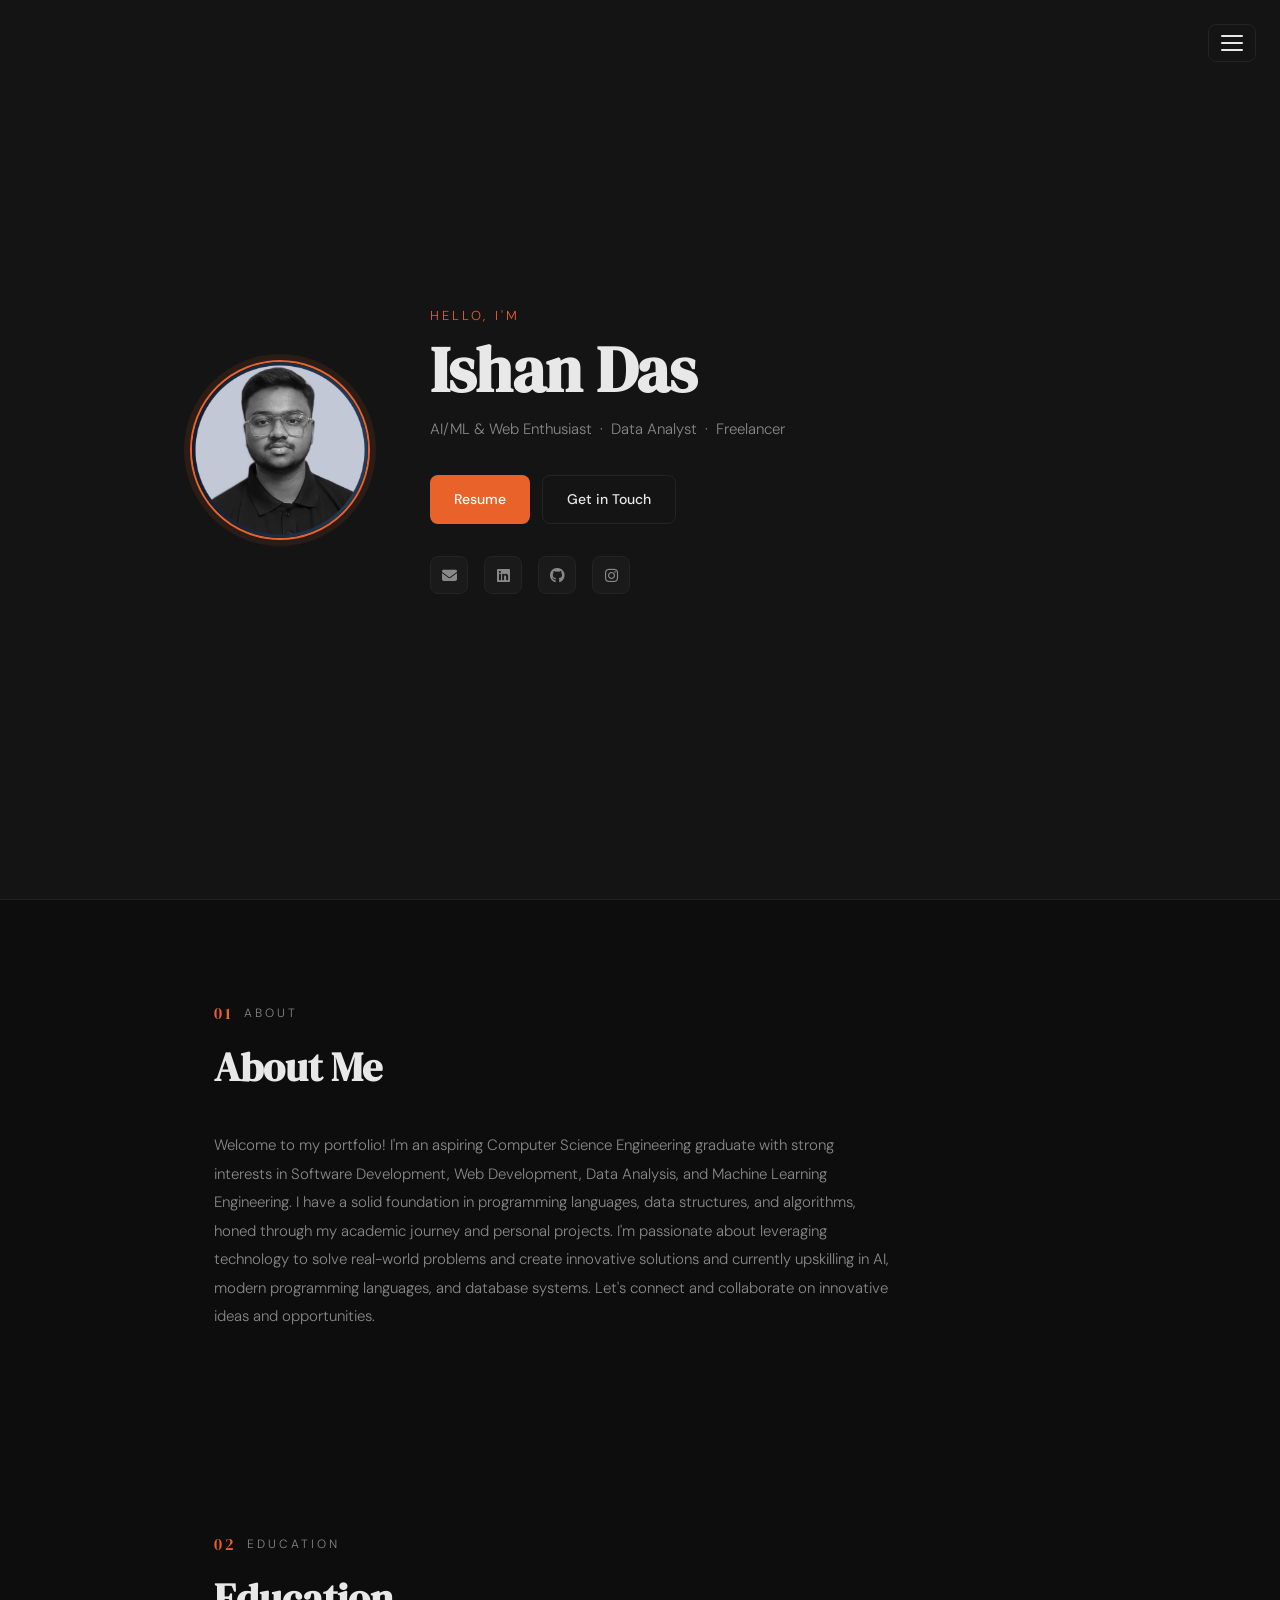
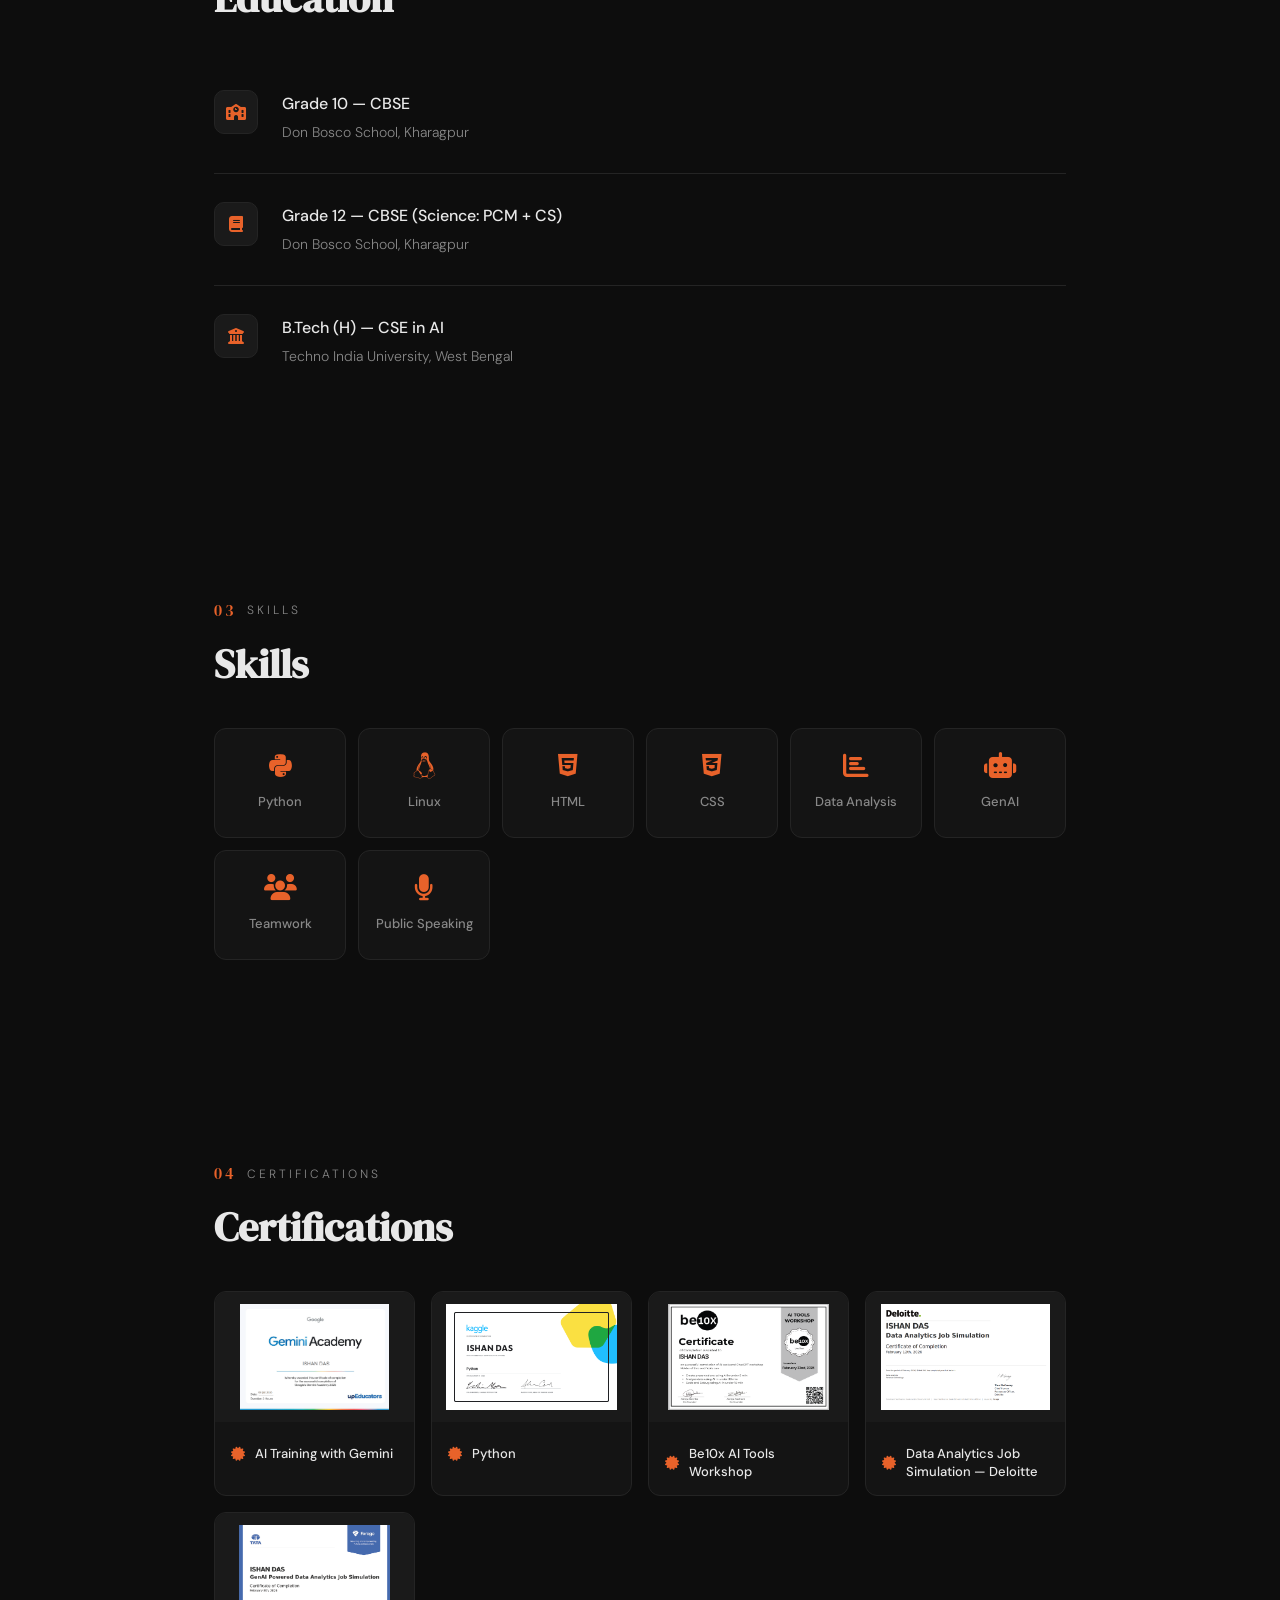
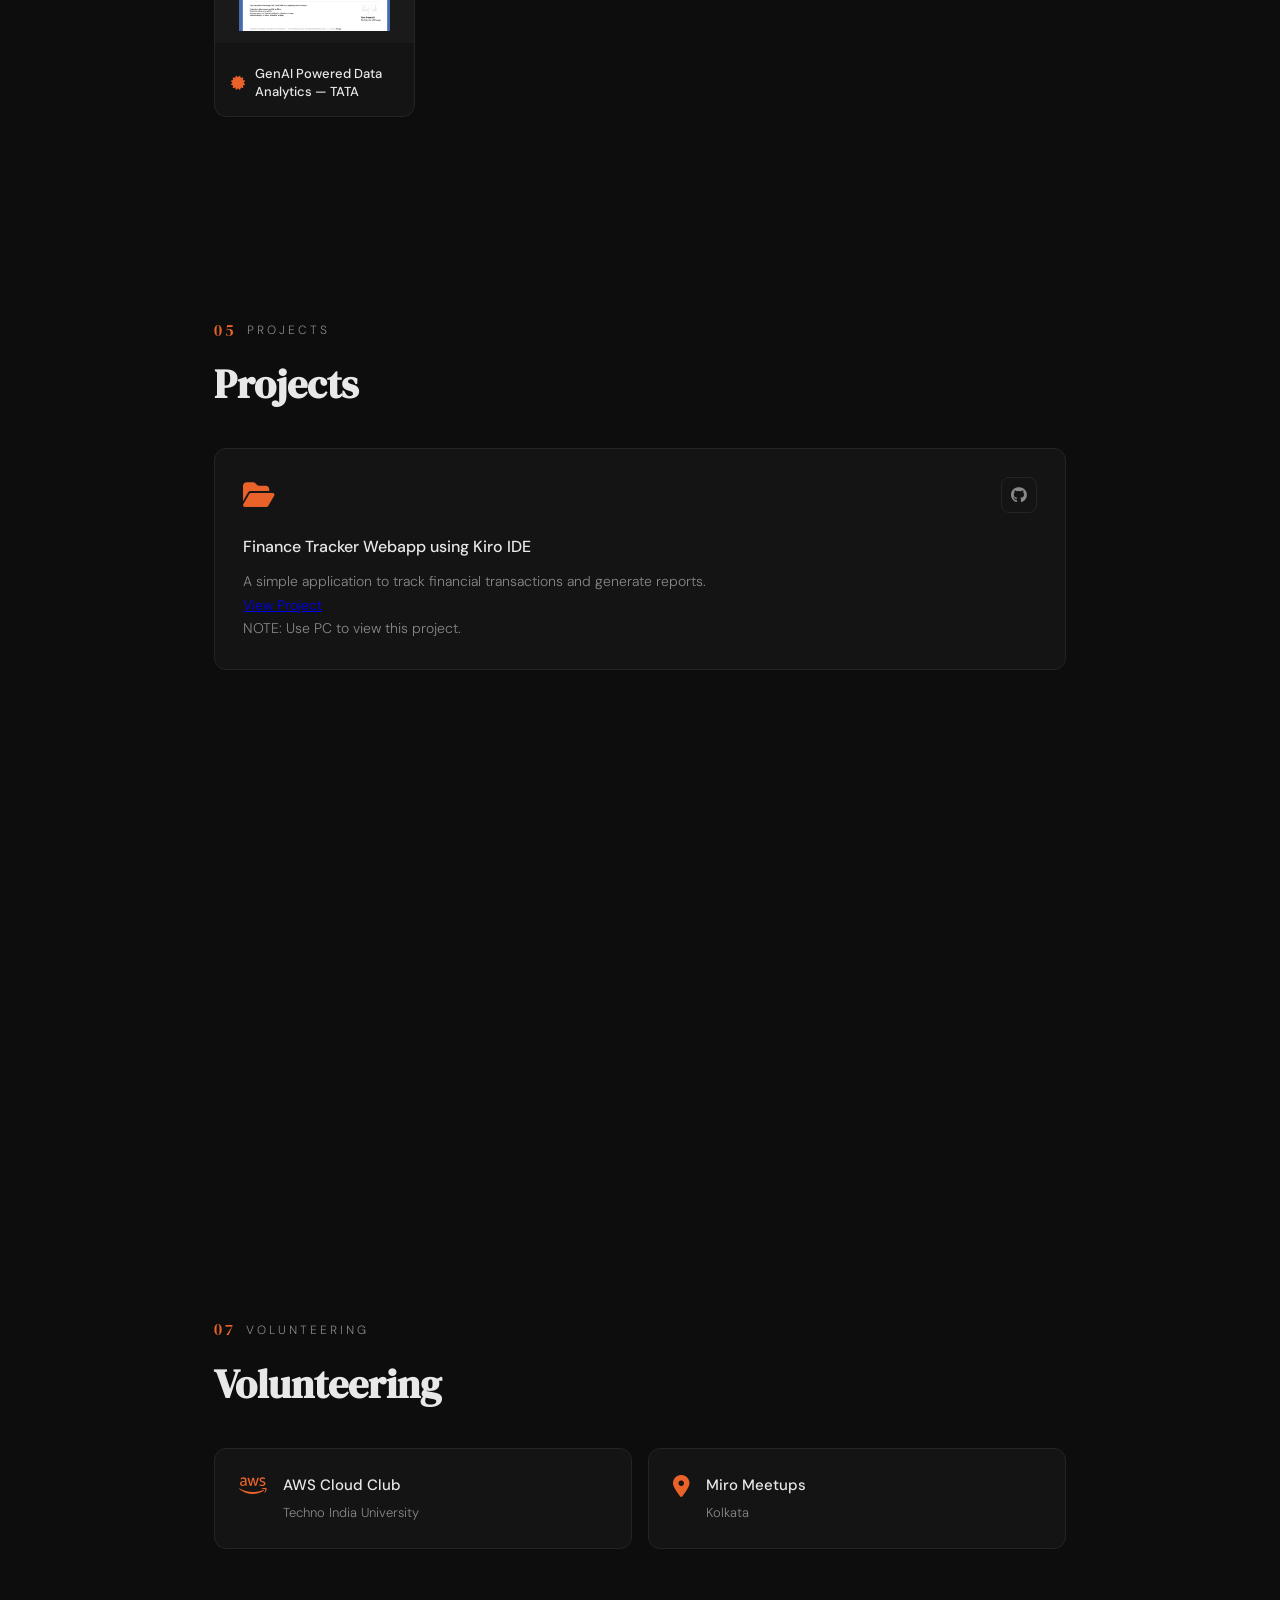
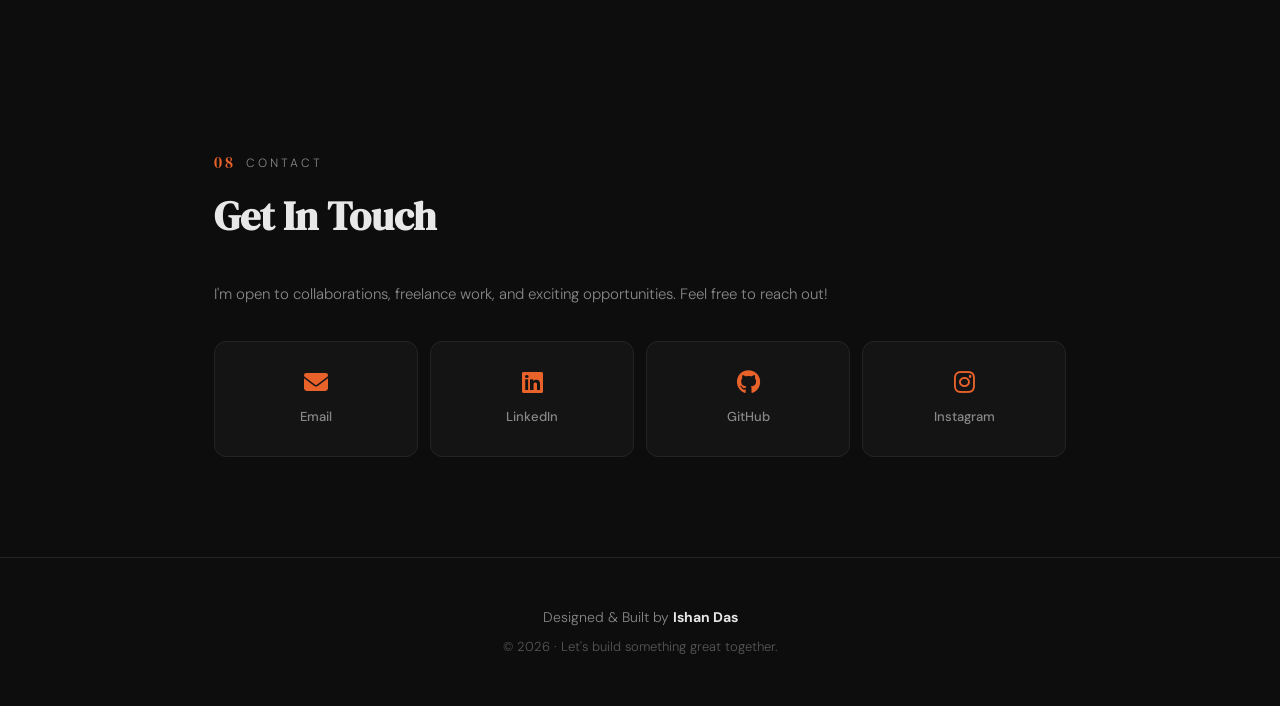
<file: index.html>
<!DOCTYPE html>
<html lang="en">

<head>
  <meta charset="UTF-8">
  <title>Ishan Das | Portfolio</title>
  <meta name="viewport" content="width=device-width, initial-scale=1.0">
  <link rel="icon" href="favicon.ico">
  <link rel="stylesheet" href="style.css">
  <link rel="preconnect" href="https://fonts.googleapis.com">
  <link rel="preconnect" href="https://fonts.gstatic.com" crossorigin>
  <link
    href="https://fonts.googleapis.com/css2?family=DM+Serif+Display&family=DM+Sans:wght@300;400;500;600&display=swap"
    rel="stylesheet">
  <link rel="stylesheet" href="https://cdnjs.cloudflare.com/ajax/libs/font-awesome/6.5.0/css/all.min.css">
</head>

<body>

  <!-- NAV -->
  <button class="hamburger" id="hamburger" aria-label="Menu">
    <span></span><span></span><span></span>
  </button>

  <nav id="sidebar">
    <div class="sidebar-logo">ID</div>
    <ul>
      <li><a href="#about"><i class="fas fa-user"></i> About</a></li>
      <li><a href="#education"><i class="fas fa-graduation-cap"></i> Education</a></li>
      <li><a href="#skills"><i class="fas fa-code"></i> Skills</a></li>
      <li><a href="#certifications"><i class="fas fa-certificate"></i> Certifications</a></li>
      <li><a href="#projects"><i class="fas fa-folder-open"></i> Projects</a></li>
      <li><a href="#experience"><i class="fas fa-briefcase"></i> Experience</a></li>
      <li><a href="#volunteering"><i class="fas fa-hands-helping"></i> Volunteering</a></li>
      <li><a href="#contact"><i class="fas fa-paper-plane"></i> Contact</a></li>
    </ul>
  </nav>
  <div class="overlay" id="overlay"></div>

  <!-- HERO -->
  <header class="hero">
    <div class="hero-inner">
      <div class="hero-img-wrap">
        <img src="profilepic.png" alt="Ishan Das">
      </div>
      <div class="hero-text">
        <p class="hero-eyebrow">Hello, I'm</p>
        <h1>Ishan Das</h1>
        <p class="tagline">AI/ML &amp; Web Enthusiast &nbsp;·&nbsp; Data Analyst &nbsp;·&nbsp; Freelancer</p>
        <div class="hero-actions">
          <a href="Demo-Resume.html" class="btn btn-primary">Resume</a>
          <a href="#contact" class="btn btn-ghost">Get in Touch</a>
        </div>
        <div class="hero-socials">
          <a href="mailto:ishandasofficial18@gmail.com" aria-label="Email"><i class="fas fa-envelope"></i></a>
          <a href="https://www.linkedin.com/in/ishandasofficial" target="_blank" aria-label="LinkedIn"><i
              class="fab fa-linkedin"></i></a>
          <a href="https://github.com/ishandasofficial" target="_blank" aria-label="GitHub"><i
              class="fab fa-github"></i></a>
          <a href="https://www.instagram.com/_ishannn18_/?hl=en" target="_blank" aria-label="Instagram"><i
              class="fab fa-instagram"></i></a>
        </div>
      </div>
    </div>
  </header>

  <!-- ABOUT -->
  <section id="about" class="reveal">
    <div class="section-label"><span>01</span> About</div>
    <h2>About Me</h2>
    <p class="section-text">
      Welcome to my portfolio! I'm an aspiring Computer Science Engineering graduate with strong interests in Software
      Development, Web Development, Data Analysis, and Machine Learning Engineering.
      I have a solid foundation in programming languages, data structures, and algorithms, honed through my academic
      journey and personal projects.
      I'm passionate about leveraging technology to solve real-world problems and create innovative solutions and
      currently upskilling in AI, modern programming languages, and database systems.
      Let's connect and collaborate on innovative ideas and opportunities.
    </p>
  </section>

  <!-- EDUCATION -->
  <section id="education" class="reveal">
    <div class="section-label"><span>02</span> Education</div>
    <h2>Education</h2>
    <div class="timeline">
      <div class="tl-item">
        <div class="tl-icon"><i class="fas fa-school"></i></div>
        <div class="tl-body">
          <h3>Grade 10 — CBSE</h3>
          <p>Don Bosco School, Kharagpur</p>
        </div>
      </div>
      <div class="tl-item">
        <div class="tl-icon"><i class="fas fa-book"></i></div>
        <div class="tl-body">
          <h3>Grade 12 — CBSE (Science: PCM + CS)</h3>
          <p>Don Bosco School, Kharagpur</p>
        </div>
      </div>
      <div class="tl-item">
        <div class="tl-icon"><i class="fas fa-university"></i></div>
        <div class="tl-body">
          <h3>B.Tech (H) — CSE in AI</h3>
          <p>Techno India University, West Bengal</p>
        </div>
      </div>
    </div>
  </section>

  <!-- SKILLS -->
  <section id="skills" class="reveal">
    <div class="section-label"><span>03</span> Skills</div>
    <h2>Skills</h2>
    <div class="skills-grid">
      <div class="skill-card"><i class="fab fa-python"></i><span>Python</span></div>
      <div class="skill-card"><i class="fab fa-linux"></i><span>Linux</span></div>
      <div class="skill-card"><i class="fab fa-html5"></i><span>HTML</span></div>
      <div class="skill-card"><i class="fab fa-css3-alt"></i><span>CSS</span></div>
      <div class="skill-card"><i class="fas fa-chart-bar"></i><span>Data Analysis</span></div>
      <div class="skill-card"><i class="fas fa-robot"></i><span>GenAI</span></div>
      <div class="skill-card"><i class="fas fa-users"></i><span>Teamwork</span></div>
      <div class="skill-card"><i class="fas fa-microphone"></i><span>Public Speaking</span></div>
    </div>
  </section>

  <!-- CERTIFICATIONS -->
  <section id="certifications" class="reveal">
    <div class="section-label"><span>04</span> Certifications</div>
    <h2>Certifications</h2>
    <div class="cert-grid">
      <a class="cert-card" href="https://github.com/ishandasofficial/My-Portfolio/blob/main/Gemini-Certificate.png"
        target="_blank">
        <img src="Gemini-Certificate.png" alt="Gemini Certificate">
        <div class="cert-info">
          <i class="fas fa-certificate"></i>
          <h3>AI Training with Gemini</h3>
        </div>
      </a>
      <a class="cert-card" href="https://github.com/ishandasofficial/My-Portfolio/blob/main/Python-Certificate.png"
        target="_blank">
        <img src="Python-Certificate.png" alt="Python Certificate">
        <div class="cert-info">
          <i class="fas fa-certificate"></i>
          <h3>Python</h3>
        </div>
      </a>
      <a class="cert-card" href="https://github.com/ishandasofficial/My-Portfolio/blob/main/Be10x-Certification.png"
        target="_blank">
        <img src="Be10x-Certification.png" alt="Be10x Certification">
        <div class="cert-info">
          <i class="fas fa-certificate"></i>
          <h3>Be10x AI Tools Workshop</h3>
        </div>
      </a>
      <a class="cert-card"
        href="https://github.com/ishandasofficial/My-Portfolio/blob/main/Data-Analytics-Job-Simulation.png"
        target="_blank">
        <img src="Data-Analytics-Job-Simulation.png" alt="Data Analytics Certificate">
        <div class="cert-info">
          <i class="fas fa-certificate"></i>
          <h3>Data Analytics Job Simulation — Deloitte</h3>
        </div>
      </a>
      <a class="cert-card"
        href="https://github.com/ishandasofficial/My-Portfolio/blob/main/GenAI-Powered-Data-Analytics-JBSim.png"
        target="_blank">
        <img src="GenAI-Powered-Data-Analytics-JBSim.png" alt="GenAI Data Analytics Certificate">
        <div class="cert-info">
          <i class="fas fa-certificate"></i>
          <h3>GenAI Powered Data Analytics — TATA</h3>
        </div>
      </a>
    </div>
  </section>

  <!-- PROJECTS -->
  <section id="projects" class="reveal">
    <div class="section-label"><span>05</span> Projects</div>
    <h2>Projects</h2>
    <div class="project-grid">
      <div class="project-card">
        <div class="project-top">
          <i class="fas fa-folder-open project-icon"></i>
          <a href="https://github.com/ishandasofficial/Finance-Tracker-Web-App-Using-Kiro-IDE.git" target="_blank"
            class="project-link" aria-label="View on GitHub"><i class="fab fa-github"></i></a>
        </div>
        <h3>Finance Tracker Webapp using Kiro IDE</h3>
        <p>A simple application to track financial transactions and generate reports.</p>
        <p><a href="https://ishandasofficial.github.io/Finance-Tracker-Web-App-Using-Kiro-IDE/" target="_blank">View
            Project</a>
        <p>NOTE: Use PC to view this project.</p>
        </p>
      </div>
    </div>
  </section>

  <!-- EXPERIENCE -->
  <section id="experience" class="reveal">
    <div class="section-label"><span>06</span> Experience</div>
    <h2>Experience</h2>
    <div class="exp-card">
      <i class="fas fa-briefcase"></i>
      <div>
        <h3>Fresher</h3>
        <p>Actively seeking opportunities to apply skills in real-world environments.</p>
      </div>
    </div>
  </section>

  <!-- VOLUNTEERING -->
  <section id="volunteering" class="reveal">
    <div class="section-label"><span>07</span> Volunteering</div>
    <h2>Volunteering</h2>
    <div class="vol-grid">
      <div class="vol-card">
        <i class="fab fa-aws"></i>
        <div>
          <h3>AWS Cloud Club</h3>
          <p>Techno India University</p>
        </div>
      </div>
      <div class="vol-card">
        <i class="fas fa-map-marker-alt"></i>
        <div>
          <h3>Miro Meetups</h3>
          <p>Kolkata</p>
        </div>
      </div>
    </div>
  </section>

  <!-- CONTACT -->
  <section id="contact" class="reveal">
    <div class="section-label"><span>08</span> Contact</div>
    <h2>Get In Touch</h2>
    <p class="section-text" style="margin-bottom:2rem;">I'm open to collaborations, freelance work, and exciting
      opportunities. Feel free to reach out!</p>
    <div class="contact-grid">
      <a class="contact-card" href="mailto:ishandasofficial18@gmail.com">
        <i class="fas fa-envelope"></i>
        <span>Email</span>
      </a>
      <a class="contact-card" href="https://www.linkedin.com/in/ishandasofficial" target="_blank">
        <i class="fab fa-linkedin"></i>
        <span>LinkedIn</span>
      </a>
      <a class="contact-card" href="https://github.com/ishandasofficial" target="_blank">
        <i class="fab fa-github"></i>
        <span>GitHub</span>
      </a>
      <a class="contact-card" href="https://www.instagram.com/_ishannn18_/?hl=en" target="_blank">
        <i class="fab fa-instagram"></i>
        <span>Instagram</span>
      </a>
    </div>
  </section>

  <button id="scrollToTop" aria-label="Scroll to top"><i class="fas fa-arrow-up"></i></button>

  <footer>
    <p>Designed &amp; Built by <strong>Ishan Das</strong></p>
    <p class="footer-sub">© 2026 · Let's build something great together.</p>
  </footer>

  <script src="script.js"></script>
</body>

</html>
</file>
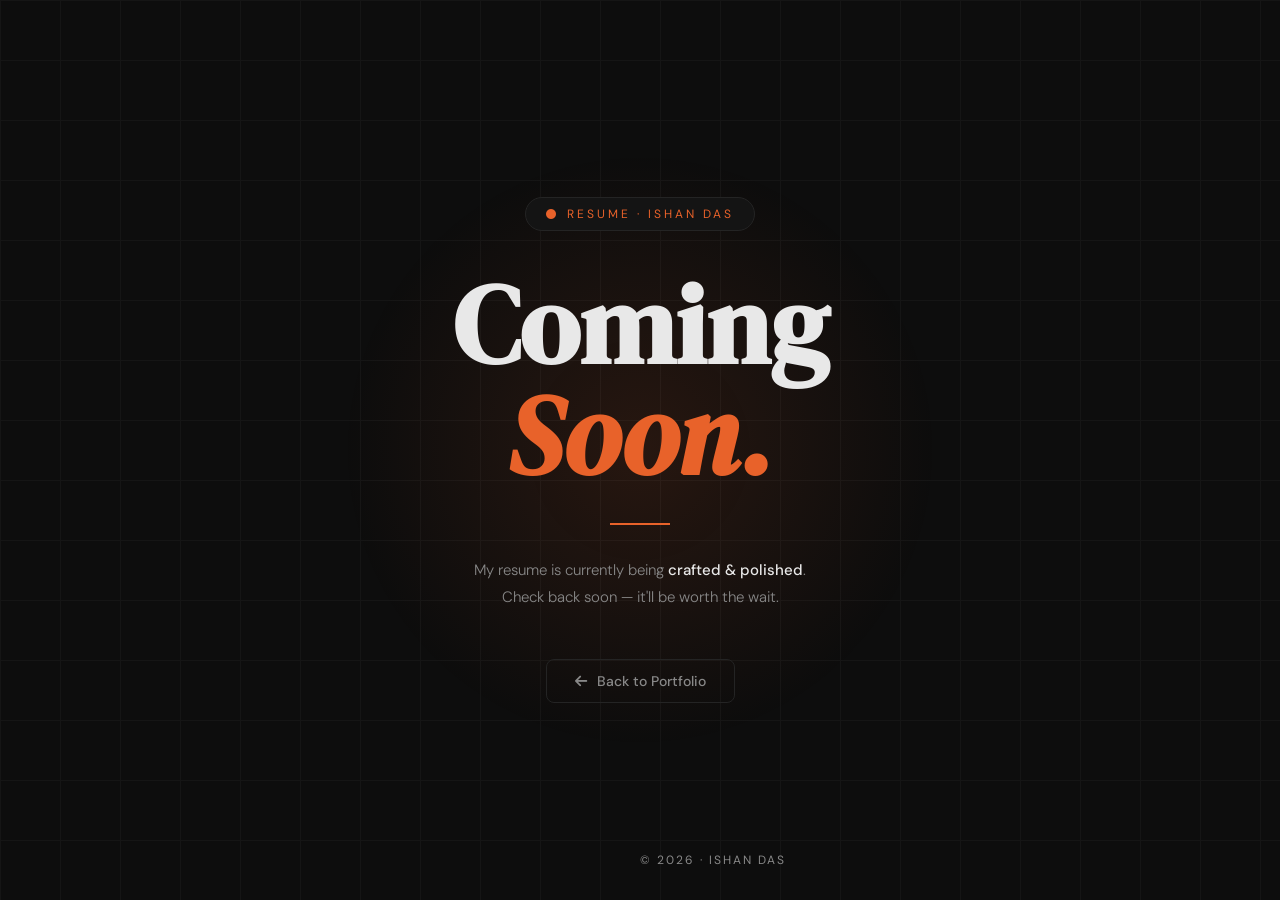
<file: Demo-Resume.html>
<!DOCTYPE html>
<html lang="en">
<head>
  <meta charset="UTF-8">
  <title>Resume — Ishan Das</title>
  <meta name="viewport" content="width=device-width, initial-scale=1.0">
  <link rel="preconnect" href="https://fonts.googleapis.com">
  <link rel="preconnect" href="https://fonts.gstatic.com" crossorigin>
  <link href="https://fonts.googleapis.com/css2?family=DM+Serif+Display:ital@0;1&family=DM+Sans:wght@300;400;500&display=swap" rel="stylesheet">
  <link rel="stylesheet" href="https://cdnjs.cloudflare.com/ajax/libs/font-awesome/6.5.0/css/all.min.css">
  <style>
    :root {
      --bg: #0d0d0d;
      --surface: #141414;
      --border: #242424;
      --accent: #e8622a;
      --accent2: #c94f1a;
      --text: #e8e8e8;
      --text-muted: #888;
      --font-display: 'DM Serif Display', serif;
      --font-body: 'DM Sans', sans-serif;
    }

    *, *::before, *::after {
      margin: 0; padding: 0; box-sizing: border-box;
    }

    body {
      background: var(--bg);
      color: var(--text);
      font-family: var(--font-body);
      min-height: 100vh;
      display: flex;
      align-items: center;
      justify-content: center;
      overflow: hidden;
    }

    /* Animated background grid */
    .bg-grid {
      position: fixed;
      inset: 0;
      background-image:
        linear-gradient(var(--border) 1px, transparent 1px),
        linear-gradient(90deg, var(--border) 1px, transparent 1px);
      background-size: 60px 60px;
      opacity: 0.4;
      animation: gridShift 20s linear infinite;
    }

    @keyframes gridShift {
      from { background-position: 0 0; }
      to   { background-position: 60px 60px; }
    }

    /* Glow orb */
    .glow-orb {
      position: fixed;
      width: 600px;
      height: 600px;
      border-radius: 50%;
      background: radial-gradient(circle, rgba(232,98,42,0.12) 0%, transparent 70%);
      top: 50%;
      left: 50%;
      transform: translate(-50%, -50%);
      pointer-events: none;
      animation: pulse 4s ease-in-out infinite;
    }

    @keyframes pulse {
      0%, 100% { transform: translate(-50%, -50%) scale(1); opacity: 1; }
      50%       { transform: translate(-50%, -50%) scale(1.15); opacity: 0.7; }
    }

    /* Main content */
    .container {
      position: relative;
      z-index: 10;
      text-align: center;
      padding: 40px 24px;
      max-width: 700px;
    }

    .badge {
      display: inline-flex;
      align-items: center;
      gap: 8px;
      background: var(--surface);
      border: 1px solid var(--border);
      border-radius: 999px;
      padding: 8px 20px;
      font-size: 12px;
      letter-spacing: 3px;
      text-transform: uppercase;
      color: var(--accent);
      margin-bottom: 40px;
      animation: fadeDown 0.8s ease both;
    }

    .badge i {
      font-size: 10px;
      animation: spin 3s linear infinite;
    }

    @keyframes spin {
      to { transform: rotate(360deg); }
    }

    .coming-soon {
      font-family: var(--font-display);
      font-size: clamp(56px, 12vw, 110px);
      line-height: 1;
      margin-bottom: 8px;
      animation: fadeUp 0.9s ease 0.2s both;
    }

    .coming-soon .line1 {
      display: block;
      color: var(--text);
    }

    .coming-soon .line2 {
      display: block;
      color: var(--accent);
      font-style: italic;
    }

    .divider {
      width: 60px;
      height: 2px;
      background: var(--accent);
      margin: 32px auto;
      animation: expandWidth 1s ease 0.5s both;
    }

    @keyframes expandWidth {
      from { width: 0; opacity: 0; }
      to   { width: 60px; opacity: 1; }
    }

    .subtitle {
      font-size: 15px;
      color: var(--text-muted);
      font-weight: 300;
      line-height: 1.8;
      max-width: 420px;
      margin: 0 auto 48px;
      animation: fadeUp 0.9s ease 0.4s both;
    }

    .subtitle strong {
      color: var(--text);
      font-weight: 500;
    }

    .back-btn {
      display: inline-flex;
      align-items: center;
      gap: 10px;
      background: transparent;
      color: var(--text-muted);
      border: 1px solid var(--border);
      border-radius: 8px;
      padding: 12px 28px;
      font-family: var(--font-body);
      font-size: 14px;
      font-weight: 500;
      text-decoration: none;
      transition: all 0.25s ease;
      animation: fadeUp 0.9s ease 0.6s both;
    }

    .back-btn:hover {
      border-color: var(--accent);
      color: var(--accent);
      transform: translateY(-2px);
    }

    /* Corner decoration */
    .corner-tag {
      position: fixed;
      bottom: 32px;
      left: 50%;
      transform: translateX(-50%);
      font-size: 12px;
      color: var(--text-muted);
      opacity: 0.5;
      letter-spacing: 2px;
      text-transform: uppercase;
      animation: fadeUp 1s ease 1s both;
    }

    /* Floating dots */
    .dot {
      position: fixed;
      width: 4px;
      height: 4px;
      border-radius: 50%;
      background: var(--accent);
      opacity: 0.4;
      animation: floatDot linear infinite;
    }

    @keyframes floatDot {
      from { transform: translateY(0) scale(1); opacity: 0.4; }
      to   { transform: translateY(-100vh) scale(0); opacity: 0; }
    }

    /* Keyframe animations */
    @keyframes fadeDown {
      from { opacity: 0; transform: translateY(-20px); }
      to   { opacity: 1; transform: translateY(0); }
    }

    @keyframes fadeUp {
      from { opacity: 0; transform: translateY(24px); }
      to   { opacity: 1; transform: translateY(0); }
    }
  </style>
</head>
<body>

  <div class="bg-grid"></div>
  <div class="glow-orb"></div>

  <div class="container">
    <div class="badge">
      <i class="fas fa-circle"></i>
      Resume · Ishan Das
    </div>

    <h1 class="coming-soon">
      <span class="line1">Coming</span>
      <span class="line2">Soon.</span>
    </h1>

    <div class="divider"></div>

    <p class="subtitle">
      My resume is currently being <strong>crafted & polished</strong>.<br>
      Check back soon — it'll be worth the wait.
    </p>

    <a href="index.html" class="back-btn">
      <i class="fas fa-arrow-left"></i> Back to Portfolio
    </a>
  </div>

  <p class="corner-tag">© 2026 · Ishan Das</p>

  <script>
    // Generate floating dots
    for (let i = 0; i < 12; i++) {
      const dot = document.createElement('div');
      dot.classList.add('dot');
      dot.style.left = Math.random() * 100 + 'vw';
      dot.style.bottom = '-10px';
      dot.style.animationDuration = (6 + Math.random() * 10) + 's';
      dot.style.animationDelay = (Math.random() * 10) + 's';
      dot.style.width = dot.style.height = (3 + Math.random() * 4) + 'px';
      document.body.appendChild(dot);
    }
  </script>

</body>
</html>
</file>
<file: style.css>
/* =====================
   Variables & Reset
===================== */
:root {
  --bg: #0d0d0d;
  --surface: #141414;
  --surface2: #1a1a1a;
  --border: #242424;
  --accent: #e8622a;
  --accent2: #c94f1a;
  --text: #e8e8e8;
  --text-muted: #888;
  --font-display: 'DM Serif Display', serif;
  --font-body: 'DM Sans', sans-serif;
  --radius: 12px;
  --transition: 0.25s ease;
}

*,
*::before,
*::after {
  margin: 0;
  padding: 0;
  box-sizing: border-box;
}

html {
  scroll-behavior: smooth;
}

body {
  background: var(--bg);
  color: var(--text);
  font-family: var(--font-body);
  font-weight: 300;
  line-height: 1.7;
}

/* Hamburger */
.hamburger {
  position: fixed;
  top: 24px;
  right: 24px;
  z-index: 1001;
  background: var(--surface);
  border: 1px solid var(--border);
  border-radius: 8px;
  padding: 10px 12px;
  cursor: pointer;
  display: flex;
  flex-direction: column;
  gap: 5px;
}

.hamburger span {
  display: block;
  width: 22px;
  height: 2px;
  background: var(--text);
  border-radius: 2px;
  transition: var(--transition);
}

.hamburger.open span:nth-child(1) {
  transform: rotate(45deg) translate(5px, 5px);
}

.hamburger.open span:nth-child(2) {
  opacity: 0;
}

.hamburger.open span:nth-child(3) {
  transform: rotate(-45deg) translate(5px, -5px);
}

/* Sidebar */
#sidebar {
  position: fixed;
  top: 0;
  right: -280px;
  width: 260px;
  height: 100%;
  background: var(--surface);
  border-left: 1px solid var(--border);
  z-index: 1000;
  transition: right 0.35s cubic-bezier(0.4, 0, 0.2, 1);
  padding: 80px 0 40px;
  display: flex;
  flex-direction: column;
  align-items: center;
}

#sidebar.active {
  right: 0;
}

.sidebar-logo {
  font-family: var(--font-display);
  font-size: 28px;
  color: var(--accent);
  margin-bottom: 40px;
  width: 52px;
  height: 52px;
  border: 2px solid var(--accent);
  border-radius: 50%;
  display: flex;
  align-items: center;
  justify-content: center;
}

#sidebar ul {
  list-style: none;
  width: 100%;
  padding: 0 24px;
}

#sidebar ul li {
  border-bottom: 1px solid var(--border);
}

#sidebar ul li a {
  display: flex;
  align-items: center;
  gap: 12px;
  padding: 14px 8px;
  color: var(--text-muted);
  text-decoration: none;
  font-size: 14px;
  font-weight: 500;
  transition: var(--transition);
}

#sidebar ul li a i {
  color: var(--accent);
  width: 16px;
  text-align: center;
}

#sidebar ul li a:hover {
  color: var(--text);
  padding-left: 16px;
}

.overlay {
  display: none;
  position: fixed;
  inset: 0;
  background: rgba(0, 0, 0, 0.5);
  z-index: 999;
  backdrop-filter: blur(2px);
}

.overlay.active {
  display: block;
}

/* Hero */
.hero {
  min-height: 100vh;
  display: flex;
  align-items: center;
  justify-content: center;
  background: var(--surface);
  border-bottom: 1px solid var(--border);
  padding: 80px 24px;
}

.hero-inner {
  display: flex;
  align-items: center;
  gap: 60px;
  max-width: 900px;
  width: 100%;
}

.hero-img-wrap {
  flex-shrink: 0;
  width: 180px;
  height: 180px;
  border-radius: 50%;
  border: 2px solid var(--accent);
  overflow: hidden;
  box-shadow: 0 0 0 6px rgba(232, 98, 42, 0.1);
}

.hero-img-wrap img {
  width: 100%;
  height: 100%;
  object-fit: cover;
}

.hero-eyebrow {
  font-size: 13px;
  letter-spacing: 3px;
  text-transform: uppercase;
  color: var(--accent);
  margin-bottom: 8px;
}

.hero h1 {
  font-family: var(--font-display);
  font-size: clamp(40px, 6vw, 64px);
  line-height: 1.1;
  margin-bottom: 12px;
}

.tagline {
  font-size: 15px;
  color: var(--text-muted);
  margin-bottom: 32px;
}

.hero-actions {
  display: flex;
  gap: 12px;
  flex-wrap: wrap;
  margin-bottom: 32px;
}

.btn {
  display: inline-flex;
  align-items: center;
  gap: 8px;
  padding: 12px 24px;
  border-radius: 8px;
  font-family: var(--font-body);
  font-size: 14px;
  font-weight: 500;
  text-decoration: none;
  transition: var(--transition);
  cursor: pointer;
  border: none;
}

.btn-primary {
  background: var(--accent);
  color: #fff;
}

.btn-primary:hover {
  background: var(--accent2);
  transform: translateY(-2px);
  box-shadow: 0 8px 24px rgba(232, 98, 42, 0.3);
}

.btn-ghost {
  background: transparent;
  color: var(--text);
  border: 1px solid var(--border);
}

.btn-ghost:hover {
  border-color: var(--accent);
  color: var(--accent);
}

.hero-socials {
  display: flex;
  gap: 16px;
}

.hero-socials a {
  width: 38px;
  height: 38px;
  border-radius: 8px;
  border: 1px solid var(--border);
  background: var(--surface2);
  display: flex;
  align-items: center;
  justify-content: center;
  color: var(--text-muted);
  font-size: 15px;
  text-decoration: none;
  transition: var(--transition);
}

.hero-socials a:hover {
  border-color: var(--accent);
  color: var(--accent);
  transform: translateY(-2px);
}

/* Sections */
section {
  padding: 100px 24px;
  max-width: 900px;
  margin: auto;
}

.section-label {
  display: inline-flex;
  align-items: center;
  gap: 10px;
  font-size: 12px;
  letter-spacing: 3px;
  text-transform: uppercase;
  color: var(--text-muted);
  margin-bottom: 16px;
}

.section-label span {
  font-family: var(--font-display);
  font-size: 16px;
  color: var(--accent);
}

h2 {
  font-family: var(--font-display);
  font-size: clamp(28px, 4vw, 40px);
  color: var(--text);
  margin-bottom: 40px;
  line-height: 1.2;
}

.section-text {
  color: var(--text-muted);
  font-size: 15px;
  max-width: 680px;
  line-height: 1.9;
}

/* Timeline */
.timeline {
  display: flex;
  flex-direction: column;
}

.tl-item {
  display: flex;
  gap: 24px;
  align-items: flex-start;
  padding: 28px 0;
  border-bottom: 1px solid var(--border);
}

.tl-item:last-child {
  border-bottom: none;
}

.tl-icon {
  flex-shrink: 0;
  width: 44px;
  height: 44px;
  background: var(--surface2);
  border: 1px solid var(--border);
  border-radius: 10px;
  display: flex;
  align-items: center;
  justify-content: center;
  color: var(--accent);
  font-size: 16px;
}

.tl-body h3 {
  font-size: 16px;
  font-weight: 500;
  margin-bottom: 4px;
}

.tl-body p {
  font-size: 14px;
  color: var(--text-muted);
}

/* Skills */
.skills-grid {
  display: grid;
  grid-template-columns: repeat(auto-fit, minmax(130px, 1fr));
  gap: 12px;
}

.skill-card {
  background: var(--surface);
  border: 1px solid var(--border);
  border-radius: var(--radius);
  padding: 24px 16px;
  display: flex;
  flex-direction: column;
  align-items: center;
  gap: 12px;
  font-size: 13px;
  font-weight: 500;
  color: var(--text-muted);
  transition: var(--transition);
  text-align: center;
}

.skill-card i {
  font-size: 26px;
  color: var(--accent);
}

.skill-card:hover {
  border-color: var(--accent);
  color: var(--text);
  transform: translateY(-4px);
  background: var(--surface2);
}

/* Certifications */
.cert-grid {
  display: grid;
  grid-template-columns: repeat(auto-fit, minmax(200px, 1fr));
  gap: 16px;
}

.cert-card {
  background: var(--surface);
  border: 1px solid var(--border);
  border-radius: var(--radius);
  overflow: hidden;
  text-decoration: none;
  display: block;
  transition: var(--transition);
}

.cert-card img {
  width: 100%;
  height: 130px;
  object-fit: contain;
  background: var(--surface2);
  padding: 12px;
}

.cert-info {
  padding: 14px 16px;
  display: flex;
  align-items: center;
  gap: 10px;
}

.cert-info i {
  color: var(--accent);
  font-size: 14px;
  flex-shrink: 0;
}

.cert-info h3 {
  font-size: 13px;
  color: var(--text);
  font-weight: 500;
  line-height: 1.4;
}

.cert-card:hover {
  border-color: var(--accent);
  transform: translateY(-4px);
  box-shadow: 0 12px 32px rgba(232, 98, 42, 0.15);
}

/* Projects */
.project-grid {
  display: grid;
  grid-template-columns: repeat(auto-fit, minmax(280px, 1fr));
  gap: 16px;
}

.project-card {
  background: var(--surface);
  border: 1px solid var(--border);
  border-radius: var(--radius);
  padding: 28px;
  transition: var(--transition);
}

.project-card:hover {
  border-color: var(--accent);
  transform: translateY(-4px);
  box-shadow: 0 12px 32px rgba(232, 98, 42, 0.1);
}

.project-top {
  display: flex;
  justify-content: space-between;
  align-items: center;
  margin-bottom: 20px;
}

.project-icon {
  font-size: 28px;
  color: var(--accent);
}

.project-link {
  width: 36px;
  height: 36px;
  border-radius: 8px;
  border: 1px solid var(--border);
  display: flex;
  align-items: center;
  justify-content: center;
  color: var(--text-muted);
  text-decoration: none;
  font-size: 16px;
  transition: var(--transition);
}

.project-link:hover {
  border-color: var(--accent);
  color: var(--accent);
}

.project-card h3 {
  font-size: 16px;
  font-weight: 500;
  margin-bottom: 10px;
}

.project-card p {
  font-size: 14px;
  color: var(--text-muted);
  line-height: 1.7;
}

/* Experience */
.exp-card {
  display: flex;
  align-items: flex-start;
  gap: 20px;
  background: var(--surface);
  border: 1px solid var(--border);
  border-radius: var(--radius);
  padding: 28px;
}

.exp-card>i {
  font-size: 22px;
  color: var(--accent);
  margin-top: 2px;
  flex-shrink: 0;
}

.exp-card h3 {
  font-size: 16px;
  font-weight: 500;
  margin-bottom: 6px;
}

.exp-card p {
  font-size: 14px;
  color: var(--text-muted);
}

/* Volunteering */
.vol-grid {
  display: grid;
  grid-template-columns: repeat(auto-fit, minmax(220px, 1fr));
  gap: 16px;
}

.vol-card {
  display: flex;
  align-items: flex-start;
  gap: 16px;
  background: var(--surface);
  border: 1px solid var(--border);
  border-radius: var(--radius);
  padding: 24px;
  transition: var(--transition);
}

.vol-card>i {
  font-size: 22px;
  color: var(--accent);
  flex-shrink: 0;
  margin-top: 2px;
}

.vol-card h3 {
  font-size: 15px;
  font-weight: 500;
  margin-bottom: 4px;
}

.vol-card p {
  font-size: 13px;
  color: var(--text-muted);
}

.vol-card:hover {
  border-color: var(--accent);
  transform: translateY(-4px);
}

/* Contact */
.contact-grid {
  display: grid;
  grid-template-columns: repeat(auto-fit, minmax(160px, 1fr));
  gap: 12px;
}

.contact-card {
  background: var(--surface);
  border: 1px solid var(--border);
  border-radius: var(--radius);
  padding: 28px 20px;
  display: flex;
  flex-direction: column;
  align-items: center;
  gap: 12px;
  text-decoration: none;
  color: var(--text-muted);
  font-size: 13px;
  font-weight: 500;
  transition: var(--transition);
}

.contact-card i {
  font-size: 24px;
  color: var(--accent);
}

.contact-card:hover {
  border-color: var(--accent);
  color: var(--text);
  transform: translateY(-4px);
  box-shadow: 0 12px 32px rgba(232, 98, 42, 0.1);
}

/* Scroll to Top */
#scrollToTop {
  position: fixed;
  bottom: 28px;
  right: 28px;
  z-index: 900;
  background: var(--accent);
  color: #fff;
  border: none;
  border-radius: 8px;
  width: 44px;
  height: 44px;
  font-size: 16px;
  display: none;
  align-items: center;
  justify-content: center;
  cursor: pointer;
  transition: var(--transition);
  box-shadow: 0 4px 16px rgba(232, 98, 42, 0.4);
}

#scrollToTop:hover {
  background: var(--accent2);
  transform: translateY(-3px);
}

/* Reveal */
.reveal {
  opacity: 0;
  transform: translateY(30px);
  transition: opacity 0.7s ease, transform 0.7s ease;
}

.reveal.active {
  opacity: 1;
  transform: translateY(0);
}

/* Footer */
footer {
  text-align: center;
  padding: 48px 24px;
  border-top: 1px solid var(--border);
  color: var(--text-muted);
  font-size: 14px;
}

footer strong {
  color: var(--text);
}

footer .footer-sub {
  margin-top: 6px;
  font-size: 13px;
  opacity: 0.6;
}

/* Responsive */
@media (max-width: 700px) {
  .hero-inner {
    flex-direction: column;
    text-align: center;
    gap: 32px;
  }

  .hero-img-wrap {
    width: 140px;
    height: 140px;
  }

  .hero-actions,
  .hero-socials {
    justify-content: center;
  }

  .skills-grid {
    grid-template-columns: repeat(auto-fit, minmax(110px, 1fr));
  }

  .cert-grid {
    grid-template-columns: repeat(auto-fit, minmax(160px, 1fr));
  }
}

@media (max-width: 480px) {
  section {
    padding: 70px 16px;
  }

  .contact-grid {
    grid-template-columns: 1fr 1fr;
  }
}
</file>
